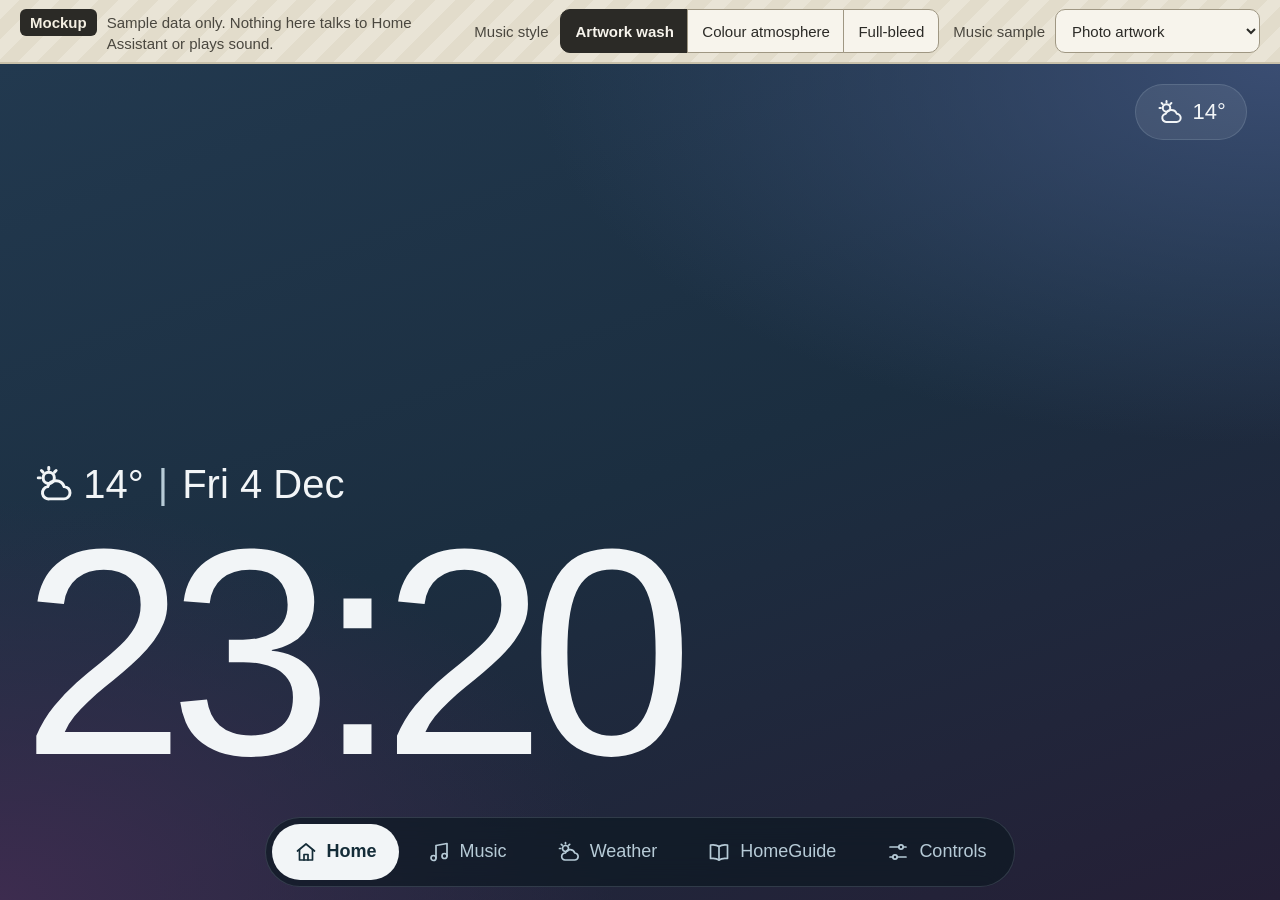
<file: mockups/redesign/index.html>
<!doctype html>
<html lang="en-GB">
<head>
  <meta charset="utf-8">
  <meta name="viewport" content="width=device-width, initial-scale=1">
  <title>Echo Experience redesign mockup</title>
  <link rel="icon" href="data:,">
  <link rel="stylesheet" href="styles.css">
</head>
<body>
  <svg class="sprite" aria-hidden="true" focusable="false" xmlns="http://www.w3.org/2000/svg">
    <defs>
      <symbol id="i-home" viewBox="0 0 24 24"><path d="M3.5 11 12 4l8.5 7"/><path d="M5.5 9.5V20h13V9.5"/><path d="M10 20v-5.5h4V20"/></symbol>
      <symbol id="i-music" viewBox="0 0 24 24"><path d="M9 18V5.5l11-2V16"/><circle cx="6.5" cy="18" r="2.5"/><circle cx="17.5" cy="16" r="2.5"/></symbol>
      <symbol id="i-weather" viewBox="0 0 24 24"><circle cx="8.5" cy="8.5" r="3"/><path d="M8.5 2.5v1.2M2.5 8.5h1.2M4.3 4.3l.9.9M12.7 4.3l-.9.9"/><path d="M8 20h9.5a3.5 3.5 0 0 0 .3-7A5 5 0 0 0 8.4 13 3.5 3.5 0 0 0 8 20Z"/></symbol>
      <symbol id="i-book" viewBox="0 0 24 24"><path d="M12 6.5C10 5 7 4.5 3.5 5v13.5c3.5-.5 6.5 0 8.5 1.5 2-1.5 5-2 8.5-1.5V5C17 4.5 14 5 12 6.5Z"/><path d="M12 6.5V20"/></symbol>
      <symbol id="i-sliders" viewBox="0 0 24 24"><path d="M4 7h9M17 7h3M4 17h3M11 17h9"/><circle cx="15" cy="7" r="2.2"/><circle cx="9" cy="17" r="2.2"/></symbol>
      <symbol id="i-play" viewBox="0 0 24 24"><path class="fill" d="M8 5.2v13.6a.8.8 0 0 0 1.2.7l10.6-6.8a.8.8 0 0 0 0-1.4L9.2 4.5A.8.8 0 0 0 8 5.2Z"/></symbol>
      <symbol id="i-pause" viewBox="0 0 24 24"><rect class="fill" x="6" y="5" width="4" height="14" rx="1"/><rect class="fill" x="14" y="5" width="4" height="14" rx="1"/></symbol>
      <symbol id="i-stop" viewBox="0 0 24 24"><rect class="fill" x="6" y="6" width="12" height="12" rx="1.5"/></symbol>
      <symbol id="i-prev" viewBox="0 0 24 24"><path class="fill" d="M17.5 6v12a.7.7 0 0 1-1.1.6L8 12.6a.7.7 0 0 1 0-1.2l8.4-6a.7.7 0 0 1 1.1.6Z"/><path d="M6 5.5v13"/></symbol>
      <symbol id="i-next" viewBox="0 0 24 24"><path class="fill" d="M6.5 6v12a.7.7 0 0 0 1.1.6l8.4-6a.7.7 0 0 0 0-1.2l-8.4-6a.7.7 0 0 0-1.1.6Z"/><path d="M18 5.5v13"/></symbol>
      <symbol id="i-shuffle" viewBox="0 0 24 24"><path d="M3.5 7h3c4.5 0 6.5 10 11 10h3"/><path d="M3.5 17h3c1.7 0 3-1.4 4-3M13.5 10c1-1.6 2.3-3 4-3h3"/><path d="m18 4.5 2.5 2.5L18 9.5M18 14.5l2.5 2.5-2.5 2.5"/></symbol>
      <symbol id="i-volume" viewBox="0 0 24 24"><path d="M4 9.5h3.5L12 5.5v13l-4.5-4H4z"/><path d="M15.5 9a4 4 0 0 1 0 6M18 6.5a7.5 7.5 0 0 1 0 11"/></symbol>
      <symbol id="i-speaker" viewBox="0 0 24 24"><rect x="6" y="3" width="12" height="18" rx="2.5"/><circle cx="12" cy="14" r="3.2"/><circle cx="12" cy="7.2" r=".9" class="fill"/></symbol>
      <symbol id="i-radio" viewBox="0 0 24 24"><circle cx="12" cy="12" r="2" class="fill"/><path d="M8.2 15.8a5.4 5.4 0 0 1 0-7.6M15.8 8.2a5.4 5.4 0 0 1 0 7.6M5.3 18.7a9.5 9.5 0 0 1 0-13.4M18.7 5.3a9.5 9.5 0 0 1 0 13.4"/></symbol>
      <symbol id="i-sun" viewBox="0 0 24 24"><circle cx="12" cy="12" r="4.2"/><path d="M12 2.5v2.2M12 19.3v2.2M2.5 12h2.2M19.3 12h2.2M5.3 5.3l1.6 1.6M17.1 17.1l1.6 1.6M5.3 18.7l1.6-1.6M17.1 6.9l1.6-1.6"/></symbol>
      <symbol id="i-partly" viewBox="0 0 24 24"><circle cx="9" cy="8.5" r="3.2"/><path d="M9 2.5v1.2M3 8.5h1.2M4.8 4.3l.9.9M13.2 4.3l-.9.9"/><path d="M9.5 20.5h8a3.5 3.5 0 0 0 .3-7 5 5 0 0 0-9.4 0 3.5 3.5 0 0 0 1.1 7Z"/></symbol>
      <symbol id="i-cloud" viewBox="0 0 24 24"><path d="M7 19h10.5a4 4 0 0 0 .4-8A6 6 0 0 0 6.6 12 3.6 3.6 0 0 0 7 19Z"/></symbol>
      <symbol id="i-rain" viewBox="0 0 24 24"><path d="M7 15h10.5a3.8 3.8 0 0 0 .4-7.6A6 6 0 0 0 6.6 8.6 3.3 3.3 0 0 0 7 15Z"/><path d="m8.5 18-1 2.5M12.5 18l-1 2.5M16.5 18l-1 2.5"/></symbol>
      <symbol id="i-drop" viewBox="0 0 24 24"><path d="M12 3.5s-6 6.6-6 10.6a6 6 0 0 0 12 0c0-4-6-10.6-6-10.6Z"/></symbol>
      <symbol id="i-bulb" viewBox="0 0 24 24"><path d="M9 17.5h6M9.8 20.5h4.4"/><path d="M12 3a6 6 0 0 0-3.6 10.8c.6.5.9 1.1.9 1.9v.3h5.4v-.3c0-.8.3-1.4.9-1.9A6 6 0 0 0 12 3Z"/></symbol>
      <symbol id="i-bulb-on" viewBox="0 0 24 24"><path d="M9 17.5h6M9.8 20.5h4.4"/><path class="fill" d="M12 3a6 6 0 0 0-3.6 10.8c.6.5.9 1.1.9 1.9v.3h5.4v-.3c0-.8.3-1.4.9-1.9A6 6 0 0 0 12 3Z"/></symbol>
      <symbol id="i-flame" viewBox="0 0 24 24"><path class="fill" d="M12 21a6.5 6.5 0 0 0 6.5-6.5c0-4.2-3.3-6.3-4-10.5-2.6 1.6-3.7 4.1-3.7 6.2-1-.7-1.6-1.8-1.8-3-1.7 1.8-3.5 4.3-3.5 7.3A6.5 6.5 0 0 0 12 21Z"/></symbol>
      <symbol id="i-thermo" viewBox="0 0 24 24"><path d="M10 13.6V5a2 2 0 0 1 4 0v8.6a4 4 0 1 1-4 0Z"/><path d="M12 9v7"/></symbol>
      <symbol id="i-minus" viewBox="0 0 24 24"><path d="M5.5 12h13"/></symbol>
      <symbol id="i-plus" viewBox="0 0 24 24"><path d="M5.5 12h13M12 5.5v13"/></symbol>
      <symbol id="i-pin" viewBox="0 0 24 24"><path d="M9 3.5h6l-1 6 3 3H7l3-3-1-6Z"/><path d="M12 12.5v8"/></symbol>
      <symbol id="i-check" viewBox="0 0 24 24"><path d="m5 12.5 4.5 4.5L19 7.5"/></symbol>
      <symbol id="i-back" viewBox="0 0 24 24"><path d="M14.5 5.5 8 12l6.5 6.5"/></symbol>
      <symbol id="i-mic" viewBox="0 0 24 24"><rect x="9" y="3" width="6" height="11" rx="3"/><path d="M5.5 11a6.5 6.5 0 0 0 13 0M12 17.5V21"/></symbol>
      <symbol id="i-airfryer" viewBox="0 0 24 24"><path d="M6 4h12a1 1 0 0 1 1 1v15H5V5a1 1 0 0 1 1-1Z"/><path d="M5 11h14"/><path d="M9.5 15h5"/><circle cx="12" cy="7.5" r="1.4"/></symbol>
      <symbol id="i-coffee" viewBox="0 0 24 24"><path d="M5 3.5h14v4H5z"/><path d="M6.5 7.5v13h11v-13"/><path d="M9.5 12.5h5v4.5a1.5 1.5 0 0 1-1.5 1.5h-2A1.5 1.5 0 0 1 9.5 17Z"/><path d="M12 7.5v3"/></symbol>
      <symbol id="i-microwave" viewBox="0 0 24 24"><rect x="2.5" y="5" width="19" height="14" rx="1.5"/><rect x="5" y="7.5" width="10" height="9" rx="1"/><path d="M18 8.5v1M18 12v1M18 15.5v1"/></symbol>
      <symbol id="i-radiator" viewBox="0 0 24 24"><path d="M5 6.5v12M9.5 6.5v12M14 6.5v12M18.5 6.5v12"/><path d="M3.5 9h17M3.5 16h17"/><path d="M18.5 6.5V3.5h2"/></symbol>
      <symbol id="i-dryer" viewBox="0 0 24 24"><rect x="4" y="2.5" width="16" height="19" rx="2"/><path d="M4 7h16"/><circle cx="12" cy="14" r="4.5"/><path d="M10 13.5c1-1 2-.2 3 .3s2 .3 2-.5"/><circle cx="7" cy="4.8" r=".7" class="fill"/></symbol>
      <symbol id="i-chevron" viewBox="0 0 24 24"><path d="m9.5 5.5 6.5 6.5-6.5 6.5"/></symbol>
    </defs>
  </svg>

  <header class="preview-bar" aria-label="Mockup controls">
    <p class="demo-label"><strong>Mockup</strong> <span>Sample data only. Nothing here talks to Home Assistant or plays sound.</span></p>
    <div class="preview-switches">
      <fieldset class="seg" id="concept-switch">
        <legend>Music style</legend>
        <label><input type="radio" name="concept" value="wash"><span>Artwork wash</span></label>
        <label><input type="radio" name="concept" value="colour"><span>Colour atmosphere</span></label>
        <label><input type="radio" name="concept" value="bleed"><span>Full-bleed</span></label>
      </fieldset>
      <label class="sample-pick">
        <span>Music sample</span>
        <select id="sample-switch">
          <option value="photo">Photo artwork</option>
          <option value="busy">Busy illustration</option>
          <option value="radio">Live radio logo</option>
          <option value="none">No artwork, long names</option>
        </select>
      </label>
    </div>
  </header>

  <main class="viewport" id="viewport">
    <div class="stage-frame" id="stage-frame">
      <div class="stage" id="stage" data-view="home">
        <div class="backdrop" id="backdrop" aria-hidden="true"></div>
        <header class="screen-head" id="screen-head"></header>
        <div class="screen-body" id="screen-body"></div>
        <nav class="screen-nav" aria-label="Echo views">
          <ul class="nav-list" id="nav-list"></ul>
        </nav>
      </div>
    </div>
  </main>

  <p class="toast" id="toast" role="status" aria-live="polite"></p>

  <script src="app.js"></script>
</body>
</html>
</file>
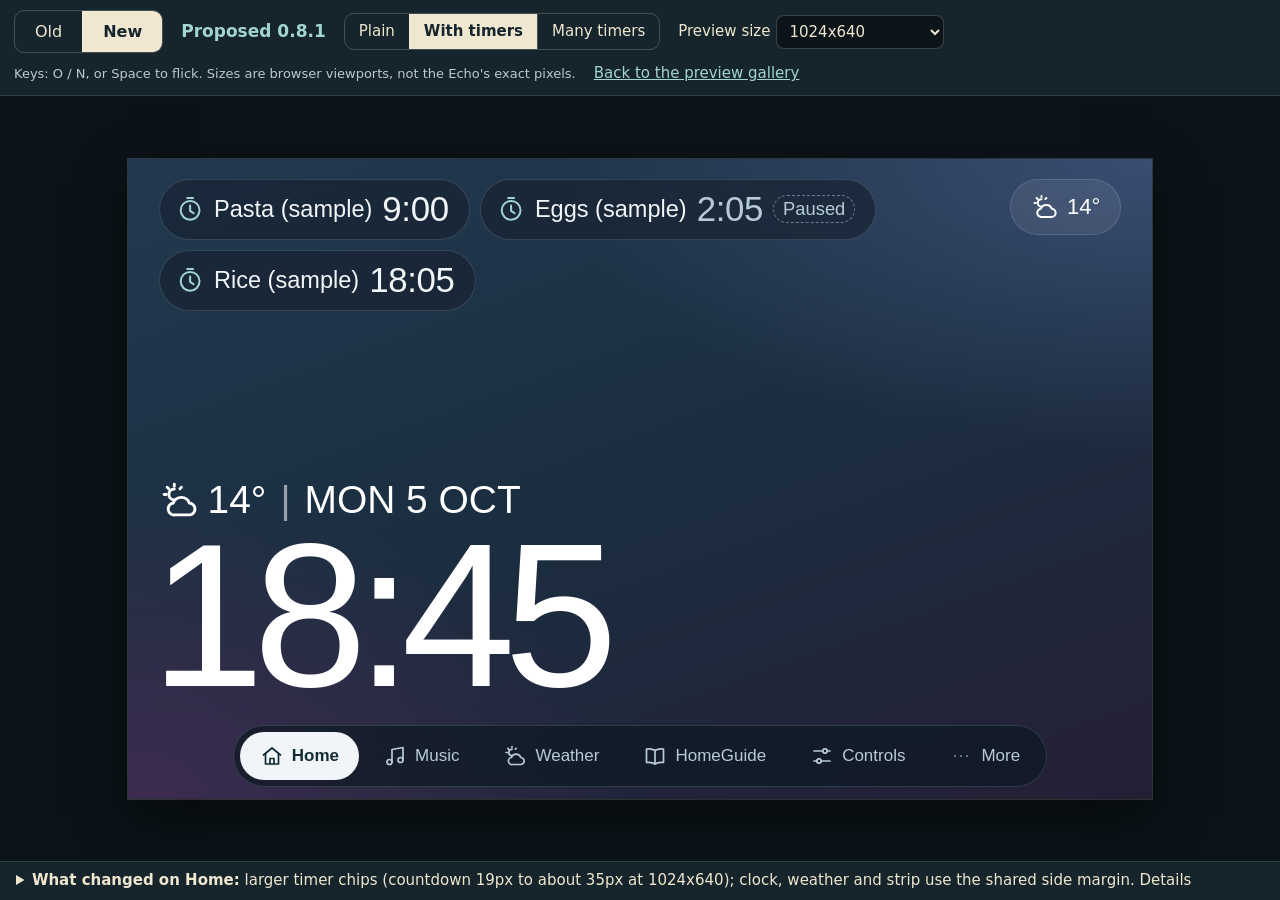
<file: mockups/redesign/home-compare.html>
<!doctype html>
<html lang="en-GB">
<head>
<meta charset="utf-8">
<meta name="viewport" content="width=device-width, initial-scale=1">
<title>Home: installed 0.8.0 vs proposed 0.8.1 (local preview)</title>
<link rel="icon" href="data:,">
<!--
  LOCAL PREVIEW ONLY. Not part of the integration and never deployed.
  Serve the repository root (port 8767) and open /mockups/redesign/home-compare.html
  Each side is production-check.html in its own iframe, so the two card versions never share a custom-element registry:
    Installed 0.8.0  card=baseline -> baseline/echo-experience-0.8.0.js, a byte-for-byte copy of the file installed on
                     Home Assistant (manifest 0.8.0, sha256 25d602d6...c942375, copied 2026-10-05)
    Proposed 0.8.1   the working copy, custom_components/echo_experience/www/echo-experience.js
  Both use freeze=1 (same fixed clock, date and timer values, no countdown drift), the same sample weather and timers,
  and the same iframe size. Frames stay loaded while you flick, so switching never reloads or resamples anything.
  Query: v=old|new  t=plain|timers|many  size=960x600|1024x640|1280x800|390x844
-->
<style>
  html, body { margin: 0; height: 100%; background: #0B1419; color: #EFE7CF; font: 15px/1.45 system-ui, sans-serif; }
  body { display: grid; grid-template-rows: auto 1fr auto; }
  .bar { display: flex; flex-wrap: wrap; align-items: center; gap: 10px 18px; padding: 10px 14px; background: #16242C; border-bottom: 1px solid #ffffff1f; }
  .group { display: inline-flex; border: 1px solid #ffffff33; border-radius: 10px; overflow: hidden; }
  .group button { font: inherit; color: inherit; background: transparent; border: 0; padding: 7px 14px; cursor: pointer; }
  .group button + button { border-left: 1px solid #ffffff33; }
  .group button[aria-pressed=true] { background: #EFE7CF; color: #16242C; font-weight: 600; }
  .group.version button { padding: 9px 20px; font-size: 16px; }
  .now { font-weight: 600; font-size: 17px; min-width: 12ch; }
  .now.old { color: #F0C987; } .now.new { color: #A2D5D0; }
  label { display: inline-flex; gap: 6px; align-items: center; }
  select { font: inherit; color: inherit; background: #0B1419; border: 1px solid #ffffff33; border-radius: 8px; padding: 6px 8px; }
  .hint { color: #B7CBD7; font-size: 13px; }
  .stage { position: relative; overflow: hidden; display: grid; place-items: center; }
  .frame { position: absolute; left: 50%; top: 50%; transform-origin: center; border: 0; background: #000; box-shadow: 0 0 0 1px #ffffff26, 0 20px 50px #0008; }
  .frame:not(.on) { visibility: hidden; }
  .notes { padding: 6px 16px; background: #16242C; border-top: 1px solid #ffffff1f; max-height: 34vh; overflow: auto; }
  .notes summary { cursor: pointer; padding: 2px 0; }
  .notes summary b { font-weight: 600; }
  .notes ul { margin: 6px 0 6px; padding-left: 20px; }
  .notes li { margin: 2px 0; }
  .notes .muted { color: #B7CBD7; }
  a { color: #A2D5D0; }
</style>
</head>
<body>
<div class="bar">
  <div class="group version" role="group" aria-label="Card version">
    <button type="button" data-v="old">Old</button><button type="button" data-v="new">New</button>
  </div>
  <span class="now" id="now" aria-live="polite"></span>
  <div class="group" role="group" aria-label="Sample state">
    <button type="button" data-t="plain">Plain</button><button type="button" data-t="timers">With timers</button><button type="button" data-t="many">Many timers</button>
  </div>
  <label>Preview size <select id="size">
    <option>960x600</option><option selected>1024x640</option><option>1280x800</option><option value="390x844">390x844 (phone)</option>
  </select></label>
  <span class="hint">Keys: O / N, or Space to flick. Sizes are browser viewports, not the Echo's exact pixels.</span>
  <a href="production-check.html?view=answer&amp;answer=short&amp;links=1">Back to the preview gallery</a>
</div>
<div class="stage" id="stage"></div>
<details class="notes" id="notes">
  <summary><b>What changed on Home:</b> larger timer chips (countdown 19px to about 35px at 1024x640); clock, weather and strip use the shared side margin. Details</summary>
  <ul>
    <li><b>Timer chips</b> (the main visible change, with timers): name and countdown are larger and scale with the screen. At 1024x640 the countdown is about 35px, up from 19px, and the name about 24px, up from 19px. The strip stops before the weather button, long names end in "…", and the strip is capped above the clock; if timers ever need more rows than fit, they scroll inside it. Paused timers show "Paused" in an outlined tag with a dimmed time. Tapping a chip still opens Timers.</li>
    <li><b>Edges</b>: the clock, weather button and timer strip use the same side margin as the other views (16 to 40px; 31px at 1024 wide) instead of 5% of the width (51px). The weather button and strip sit 20px from the top instead of 5% of the height; the clock sits 12px above the navigation instead of 4%.</li>
    <li><b>Clock size</b>: still up to 21% of the width, now also capped at 32% of the card's height. On short screens it is slightly smaller (about 205px instead of 215px at 1024x640, 192px instead of 202px at 960x600); unchanged at 1280x800.</li>
    <li class="muted">Not visible here: the card recomputes its height when the window resizes or rotates, so the navigation no longer sits below a stale height. Navigation, date, weather text and background are unchanged.</li>
  </ul>
</details>
<script>
'use strict';
const q = new URLSearchParams(location.search);
const pick = (v, ok, d) => ok.includes(v) ? v : d;
const LABEL = { old: 'Installed 0.8.0', new: 'Proposed 0.8.1' };
const TIMERS = { plain: 'empty', timers: 'multi', many: 'many' };
const sizes = [...document.querySelectorAll('#size option')].map(o => o.value);
let v = pick(q.get('v'), ['old', 'new'], 'new'), t = pick(q.get('t'), Object.keys(TIMERS), 'timers'), size = pick(q.get('size'), sizes, '1024x640');
document.getElementById('size').value = size;
const stage = document.getElementById('stage'), frames = new Map();
function frame(ver, state) {
  const key = ver + '|' + state + '|' + size;
  if (!frames.has(key)) {
    const [w, h] = size.split('x').map(Number), f = document.createElement('iframe');
    f.className = 'frame'; f.width = w; f.height = h; f.title = LABEL[ver] + ' Home preview';
    f.src = 'production-check.html?' + new URLSearchParams({ view: 'home', timers: TIMERS[state], freeze: '1', label: '0', ...(ver === 'old' ? { card: 'baseline' } : {}) });
    stage.append(f); frames.set(key, f);
  }
  return frames.get(key);
}
function fit() {
  const [w, h] = size.split('x').map(Number), r = stage.getBoundingClientRect();
  const s = Math.min(1, (r.width - 24) / w, (r.height - 24) / h);
  for (const f of frames.values()) f.style.transform = `translate(-50%, -50%) scale(${s})`;
}
function show() {
  // Load both versions of the current state together, so flicking is instant and nothing reloads mid-comparison.
  const on = frame(v, t); frame(v === 'old' ? 'new' : 'old', t);
  for (const f of frames.values()) f.classList.toggle('on', f === on);
  document.querySelectorAll('[data-v]').forEach(b => b.setAttribute('aria-pressed', String(b.dataset.v === v)));
  document.querySelectorAll('[data-t]').forEach(b => b.setAttribute('aria-pressed', String(b.dataset.t === t)));
  const now = document.getElementById('now'); now.textContent = LABEL[v]; now.className = 'now ' + v;
  history.replaceState(null, '', '?' + new URLSearchParams({ v, t, size }));
  fit();
}
document.querySelectorAll('[data-v]').forEach(b => b.onclick = () => { v = b.dataset.v; show(); });
document.querySelectorAll('[data-t]').forEach(b => b.onclick = () => { t = b.dataset.t; show(); });
document.getElementById('size').onchange = e => { size = e.target.value; for (const f of frames.values()) f.remove(); frames.clear(); show(); };
addEventListener('keydown', e => {
  if (e.target.closest('select')) return;
  if (e.key === 'o' || e.key === 'O') v = 'old'; else if (e.key === 'n' || e.key === 'N') v = 'new'; else if (e.key === ' ') { e.preventDefault(); v = v === 'old' ? 'new' : 'old'; } else return;
  show();
});
addEventListener('resize', fit);
document.getElementById('notes').addEventListener('toggle', fit);
show();
</script>
</body>
</html>
</file>
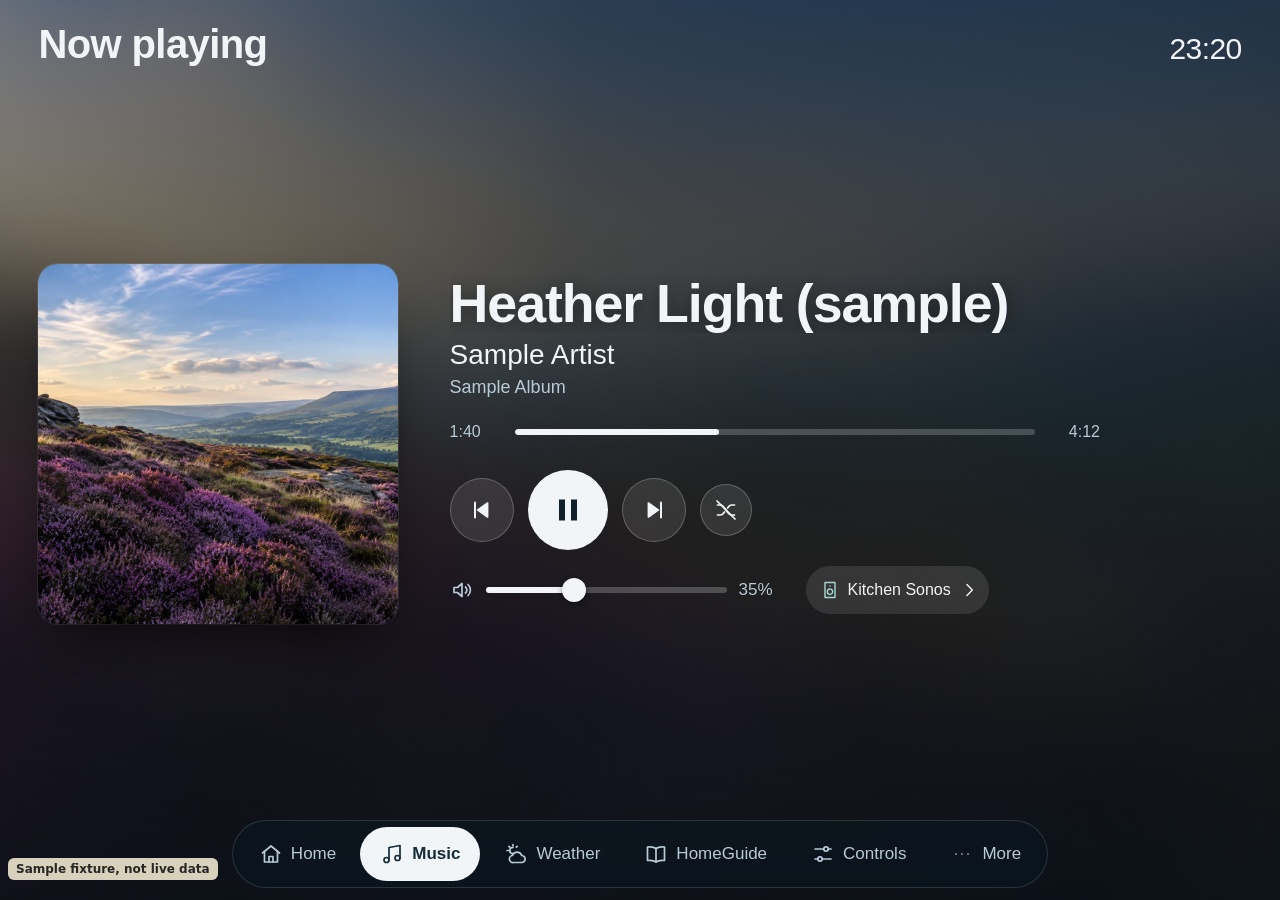
<file: mockups/redesign/production-check.html>
<!doctype html>
<html lang="en-GB">
<head>
<meta charset="utf-8">
<meta name="viewport" content="width=device-width, initial-scale=1">
<title>Echo Experience production card check (sample fixture)</title>
<link rel="icon" href="data:,">
<!--
  SAMPLE FIXTURE ONLY. Not part of the integration and never deployed.
  Loads the REAL production card from ../../custom_components/echo_experience/www/echo-experience.js,
  so serve the repository root (e.g. port 8766), then open
  /mockups/redesign/production-check.html?view=music&style=wash&sample=photo
  Query:
    view    home | music | weather | guide | controls | timers | answer   (default music)
    style   wash | colour | bleed                                        (default wash)
    sample  photo | busy | radio | radio-unknown | none | broken | idle  (default photo)
    guide   answer      HomeGuide shows a sample question/answer instead of the library grid
    answer  conversion | short | long | long-question | empty | zero | negative | large | long-unit   (view=answer; default conversion)
    timers  empty | single | paused | hours | multi | many | ringing | ringing-multi | 1
            (1 = the original two sample timers, one paused; ringing = one finished alarm; ringing-multi = a finished
             alarm plus two timers; many = six timers)
    links   1           shows a panel of preview links for the answer, conversion and timer states
    ambient 1           screensaver mode (no navigation, not interactive)
    paused  1           music sample paused instead of playing
    label   0           hides the "Sample fixture" tag for clean screenshots
    freeze  1           fixes the clock at Mon 5 Oct 18:45 local time and stops every countdown (Date is frozen)
    card    baseline    loads baseline/echo-experience-0.8.0.js, a byte-for-byte snapshot of the card installed on
                        Home Assistant (0.8.0), instead of the working copy. Preview only; used by home-compare.html.
  home-compare.html flicks between the installed 0.8.0 and proposed 0.8.1 Home in isolated iframes.
  window.echoFixture exposes { card, calls, states, setSample, setStyle, go, setState }.
  Mock hass: callWS/callService are recorded in echoFixture.calls and only change these local sample states.
-->
<style>
  html, body { margin: 0; height: 100%; background: #000; }
  .fixture-tag {
    position: fixed; z-index: 99; left: 8px; bottom: 8px; pointer-events: none;
    font: 600 12px/1.2 system-ui, sans-serif; color: #2B2A26; background: #EFE7CF;
    padding: 4px 8px; border-radius: 6px; opacity: .9;
  }
  .fixture-links {
    position: fixed; z-index: 99; right: 8px; top: 8px; max-height: calc(100% - 16px); overflow: auto;
    font: 13px/1.5 system-ui, sans-serif; background: #EFE7CF; color: #2B2A26; padding: 8px 12px; border-radius: 8px;
  }
  .fixture-links a { display: block; color: #1B3F66; }
</style>
</head>
<body>
<p class="fixture-tag" id="fixture-tag">Sample fixture, not live data</p>
<nav class="fixture-links" id="fixture-links" hidden aria-label="Fixture previews"></nav>
<script>
'use strict';
/* ---------- Local stand-ins for HA's ha-card / ha-icon (no network) ---------- */
customElements.define('ha-card', class extends HTMLElement {});
const P = (d, fill) => ({ d, fill });
const ICONS = {
  'home-outline': [P('M3.5 11 12 4l8.5 7'), P('M5.5 9.5V20h13V9.5'), P('M10 20v-5.5h4V20')],
  'timer-outline': [P('M12 21a8 8 0 1 0 0-16 8 8 0 0 0 0 16Z'), P('M12 9v4.5l3 2'), P('M9.5 2.5h5')],
  'timer-sand': [P('M6 3h12M6 21h12M7 3c0 5 10 5 10 9s-10 4-10 9M17 3c0 5-10 5-10 9s10 4 10 9')],
  'music': [P('M9 18V5.5l11-2V16'), P('M9 18a2.5 2.5 0 1 1-5 0 2.5 2.5 0 0 1 5 0Z'), P('M20 16a2.5 2.5 0 1 1-5 0 2.5 2.5 0 0 1 5 0Z')],
  'weather-partly-cloudy': [P('M9 5.3a3.2 3.2 0 1 0 0 6.4'), P('M9 2.5v1.2M3 8.5h1.2M4.8 4.3l.9.9M13.2 4.3l-.9.9'), P('M9.5 20.5h8a3.5 3.5 0 0 0 .3-7 5 5 0 0 0-9.4 0 3.5 3.5 0 0 0 1.1 7Z')],
  'weather-cloudy': [P('M7 19h10.5a4 4 0 0 0 .4-8A6 6 0 0 0 6.6 12 3.6 3.6 0 0 0 7 19Z')],
  'weather-sunny': [P('M12 16.2a4.2 4.2 0 1 0 0-8.4 4.2 4.2 0 0 0 0 8.4Z'), P('M12 2.5v2.2M12 19.3v2.2M2.5 12h2.2M19.3 12h2.2M5.3 5.3l1.6 1.6M17.1 17.1l1.6 1.6M5.3 18.7l1.6-1.6M17.1 6.9l1.6-1.6')],
  'weather-night': [P('M19 14.5A8 8 0 0 1 9.5 5a8 8 0 1 0 9.5 9.5Z')],
  'weather-rainy': [P('M7 15h10.5a3.8 3.8 0 0 0 .4-7.6A6 6 0 0 0 6.6 8.6 3.3 3.3 0 0 0 7 15Z'), P('m8.5 18-1 2.5M12.5 18l-1 2.5M16.5 18l-1 2.5')],
  'weather-pouring': [P('M7 14h10.5a3.8 3.8 0 0 0 .4-7.6A6 6 0 0 0 6.6 7.6 3.3 3.3 0 0 0 7 14Z'), P('m8 16.5-1.5 4M12 16.5l-1.5 4M16 16.5l-1.5 4')],
  'weather-snowy': [P('M7 14h10.5a3.8 3.8 0 0 0 .4-7.6A6 6 0 0 0 6.6 7.6 3.3 3.3 0 0 0 7 14Z'), P('M8 18h.01M12 20h.01M16 18h.01')],
  'weather-fog': [P('M7 12h10.5a3.8 3.8 0 0 0 .4-7.6A6 6 0 0 0 6.6 5.6 3.3 3.3 0 0 0 7 12Z'), P('M4 16h16M6 19.5h12')],
  'weather-windy': [P('M3 9h11a3 3 0 1 0-3-3M3 13h15a3 3 0 1 1-3 3M3 17h7')],
  'weather-lightning-rainy': [P('M7 14h10.5a3.8 3.8 0 0 0 .4-7.6A6 6 0 0 0 6.6 7.6 3.3 3.3 0 0 0 7 14Z'), P('m12 14-2 4h4l-2 4')],
  'cloud-question': [P('M7 19h10.5a4 4 0 0 0 .4-8A6 6 0 0 0 6.6 12 3.6 3.6 0 0 0 7 19Z'), P('M10.5 12.5a1.7 1.7 0 1 1 2.3 1.6c-.5.2-.8.6-.8 1.1M12 17h.01')],
  'book-open-page-variant-outline': [P('M12 6.5C10 5 7 4.5 3.5 5v13.5c3.5-.5 6.5 0 8.5 1.5 2-1.5 5-2 8.5-1.5V5C17 4.5 14 5 12 6.5Z'), P('M12 6.5V20')],
  'book-open-outline': [P('M12 6.5C10 5 7 4.5 3.5 5v13.5c3.5-.5 6.5 0 8.5 1.5 2-1.5 5-2 8.5-1.5V5C17 4.5 14 5 12 6.5Z'), P('M12 6.5V20')],
  'tune-variant': [P('M4 7h9M17 7h3M4 17h3M11 17h9'), P('M15 9.2a2.2 2.2 0 1 0 0-4.4 2.2 2.2 0 0 0 0 4.4ZM9 19.2a2.2 2.2 0 1 0 0-4.4 2.2 2.2 0 0 0 0 4.4Z')],
  'tune': [P('M4 7h9M17 7h3M4 17h3M11 17h9'), P('M15 9.2a2.2 2.2 0 1 0 0-4.4 2.2 2.2 0 0 0 0 4.4ZM9 19.2a2.2 2.2 0 1 0 0-4.4 2.2 2.2 0 0 0 0 4.4Z')],
  'play': [P('M8 5.2v13.6a.8.8 0 0 0 1.2.7l10.6-6.8a.8.8 0 0 0 0-1.4L9.2 4.5A.8.8 0 0 0 8 5.2Z', true)],
  'pause': [P('M6 5h4v14H6zM14 5h4v14h-4z', true)],
  'stop': [P('M6 6h12v12H6z', true)],
  'skip-previous': [P('M17.5 6v12a.7.7 0 0 1-1.1.6L8 12.6a.7.7 0 0 1 0-1.2l8.4-6a.7.7 0 0 1 1.1.6Z', true), P('M6 5.5v13')],
  'skip-next': [P('M6.5 6v12a.7.7 0 0 0 1.1.6l8.4-6a.7.7 0 0 0 0-1.2l-8.4-6a.7.7 0 0 0-1.1.6Z', true), P('M18 5.5v13')],
  'shuffle-variant': [P('M3.5 7h3c4.5 0 6.5 10 11 10h3'), P('M3.5 17h3c1.7 0 3-1.4 4-3M13.5 10c1-1.6 2.3-3 4-3h3'), P('m18 4.5 2.5 2.5L18 9.5M18 14.5l2.5 2.5-2.5 2.5')],
  'shuffle-disabled': [P('M3.5 7h3c4.5 0 6.5 10 11 10h3'), P('M3.5 17h3c1.7 0 3-1.4 4-3M13.5 10c1-1.6 2.3-3 4-3h3'), P('M3 3l18 18')],
  'volume-medium': [P('M4 9.5h3.5L12 5.5v13l-4.5-4H4z'), P('M15.5 9a4 4 0 0 1 0 6M18 6.5a7.5 7.5 0 0 1 0 11')],
  'speaker': [P('M6 3h12v18H6z'), P('M12 17.2a3.2 3.2 0 1 0 0-6.4 3.2 3.2 0 0 0 0 6.4Z'), P('M12 7.2h.01')],
  'radio': [P('M12 14a2 2 0 1 0 0-4 2 2 0 0 0 0 4Z', true), P('M8.2 15.8a5.4 5.4 0 0 1 0-7.6M15.8 8.2a5.4 5.4 0 0 1 0 7.6M5.3 18.7a9.5 9.5 0 0 1 0-13.4M18.7 5.3a9.5 9.5 0 0 1 0 13.4')],
  'access-point': [P('M12 14a2 2 0 1 0 0-4 2 2 0 0 0 0 4Z', true), P('M8.2 15.8a5.4 5.4 0 0 1 0-7.6M15.8 8.2a5.4 5.4 0 0 1 0 7.6M5.3 18.7a9.5 9.5 0 0 1 0-13.4M18.7 5.3a9.5 9.5 0 0 1 0 13.4')],
  'magnify': [P('M10.5 17a6.5 6.5 0 1 0 0-13 6.5 6.5 0 0 0 0 13Z'), P('m15.5 15.5 5 5')],
  'chevron-left': [P('M14.5 5.5 8 12l6.5 6.5')],
  'chevron-right': [P('m9.5 5.5 6.5 6.5-6.5 6.5')],
  'dots-horizontal': [P('M6 12h.01M12 12h.01M18 12h.01')],
  'dots-vertical': [P('M12 6h.01M12 12h.01M12 18h.01')],
  'close': [P('M6 6l12 12M18 6 6 18')],
  'plus': [P('M5.5 12h13M12 5.5v13')],
  'minus': [P('M5.5 12h13')],
  'check': [P('m5 12.5 4.5 4.5L19 7.5')],
  'pin-outline': [P('M9 3.5h6l-1 6 3 3H7l3-3-1-6Z'), P('M12 12.5v8')],
  'pin': [P('M9 3.5h6l-1 6 3 3H7l3-3-1-6Z', true), P('M12 12.5v8')],
  'microphone-outline': [P('M9 3h6v11H9z'), P('M5.5 11a6.5 6.5 0 0 0 13 0M12 17.5V21')],
  'alarm-light': [P('M6 18v-6a6 6 0 0 1 12 0v6'), P('M4 21h16M12 2v2M3 7l1.5 1M21 7l-1.5 1')],
  'microwave': [P('M2.5 5h19v14h-19z'), P('M5 7.5h10v9H5z'), P('M18 8.5v1M18 12v1M18 15.5v1')],
  'stove': [P('M6 4h12a1 1 0 0 1 1 1v15H5V5a1 1 0 0 1 1-1Z'), P('M5 11h14'), P('M9.5 15h5')],
  'coffee-maker-outline': [P('M5 3.5h14v4H5z'), P('M6.5 7.5v13h11v-13'), P('M9.5 12.5h5v4.5a1.5 1.5 0 0 1-1.5 1.5h-2A1.5 1.5 0 0 1 9.5 17Z')],
  'radiator': [P('M5 6.5v12M9.5 6.5v12M14 6.5v12M18.5 6.5v12'), P('M3.5 9h17M3.5 16h17')],
  'tumble-dryer': [P('M4 2.5h16v19H4z'), P('M4 7h16'), P('M12 18.5a4.5 4.5 0 1 0 0-9 4.5 4.5 0 0 0 0 9Z')],
  'lightbulb': [P('M9 17.5h6M9.8 20.5h4.4'), P('M12 3a6 6 0 0 0-3.6 10.8c.6.5.9 1.1.9 1.9v.3h5.4v-.3c0-.8.3-1.4.9-1.9A6 6 0 0 0 12 3Z', true)],
  'lightbulb-outline': [P('M9 17.5h6M9.8 20.5h4.4'), P('M12 3a6 6 0 0 0-3.6 10.8c.6.5.9 1.1.9 1.9v.3h5.4v-.3c0-.8.3-1.4.9-1.9A6 6 0 0 0 12 3Z')],
  'lightbulb-off-outline': [P('M9 17.5h6M9.8 20.5h4.4'), P('M12 3a6 6 0 0 0-3.6 10.8c.6.5.9 1.1.9 1.9v.3h5.4v-.3c0-.8.3-1.4.9-1.9A6 6 0 0 0 12 3Z'), P('M3 3l18 18')],
  'thermostat': [P('M10 13.6V5a2 2 0 0 1 4 0v8.6a4 4 0 1 1-4 0Z'), P('M12 9v7')],
  'fire': [P('M12 21a6.5 6.5 0 0 0 6.5-6.5c0-4.2-3.3-6.3-4-10.5-2.6 1.6-3.7 4.1-3.7 6.2-1-.7-1.6-1.8-1.8-3-1.7 1.8-3.5 4.3-3.5 7.3A6.5 6.5 0 0 0 12 21Z', true)],
  'water-outline': [P('M12 3.5s-6 6.6-6 10.6a6 6 0 0 0 12 0c0-4-6-10.6-6-10.6Z')],
  'calculator-variant-outline': [P('M5 3h14v18H5z'), P('M8 7h8M8 12h2M14 12h2M8 16h2M14 16h2')],
  'information-outline': [P('M12 21a9 9 0 1 0 0-18 9 9 0 0 0 0 18Z'), P('M12 11v5M12 8h.01')],
  'power': [P('M12 3v8'), P('M7 6.5a7 7 0 1 0 10 0')],
};
customElements.define('ha-icon', class extends HTMLElement {
  static get observedAttributes() { return ['icon']; }
  connectedCallback() { this.draw(); }
  attributeChangedCallback() { if (this.isConnected) this.draw(); }
  draw() {
    const root = this.shadowRoot || this.attachShadow({ mode: 'open' });
    const name = (this.getAttribute('icon') || '').replace(/^mdi:/, '');
    const ns = 'http://www.w3.org/2000/svg';
    const style = document.createElement('style');
    style.textContent = ':host{display:inline-flex;vertical-align:middle;flex:none;width:var(--mdc-icon-size,24px);height:var(--mdc-icon-size,24px)}svg{width:100%;height:100%;fill:none;stroke:currentColor;stroke-width:1.7;stroke-linecap:round;stroke-linejoin:round}.f{fill:currentColor;stroke:none}';
    const svg = document.createElementNS(ns, 'svg');
    svg.setAttribute('viewBox', '0 0 24 24'); svg.setAttribute('aria-hidden', 'true');
    for (const p of ICONS[name] || [P('M12 20a8 8 0 1 0 0-16 8 8 0 0 0 0 16Z')]) {
      const path = document.createElementNS(ns, 'path'); path.setAttribute('d', p.d); if (p.fill) path.setAttribute('class', 'f'); svg.append(path);
    }
    root.replaceChildren(style, svg);
  }
});

/* ---------- Sample data (fixture only) ---------- */
const q = new URLSearchParams(location.search);
if (q.get('freeze') === '1') {
  // One fixed instant for every Date in this document, so old/new comparisons match and countdowns never drift.
  const FIXED = new Date(2026, 9, 5, 18, 45, 0).getTime(), RealDate = Date;
  window.Date = class extends RealDate { constructor(...a) { a.length ? super(...a) : super(FIXED); } static now() { return FIXED; } };
}
const CARD_SRC = q.get('card') === 'baseline' ? 'baseline/echo-experience-0.8.0.js' : '../../custom_components/echo_experience/www/echo-experience.js';
const pick = (v, ok, d) => ok.includes(v) ? v : d;
const VIEW = pick(q.get('view'), ['home', 'music', 'weather', 'guide', 'controls', 'timers', 'answer'], 'music');
const STYLE = q.get('style') || 'wash';
const SAMPLE = pick(q.get('sample'), ['photo', 'busy', 'radio', 'radio-unknown', 'none', 'broken', 'idle'], 'photo');
const AMBIENT = q.get('ambient') === '1';
if (q.get('label') === '0') document.getElementById('fixture-tag').remove();
const asset = p => new URL(p, location.href).pathname; // same-origin root-relative, as HA's own proxy URLs are
const nowIso = () => new Date().toISOString();
// media_player supported_features bits
const F = { PAUSE: 1, SEEK: 2, VOLUME_SET: 4, PREVIOUS: 16, NEXT: 32, PLAY_MEDIA: 512, STOP: 4096, PLAY: 16384, SHUFFLE: 32768 };
const SONG_FEATURES = F.PAUSE | F.SEEK | F.VOLUME_SET | F.PREVIOUS | F.NEXT | F.PLAY_MEDIA | F.STOP | F.PLAY | F.SHUFFLE;
const RADIO_FEATURES = F.VOLUME_SET | F.PLAY_MEDIA | F.STOP | F.PLAY;
const PLAYER = 'media_player.kitchen_sonos_group_ma';
const SAMPLES = {
  photo: { media_title: 'Heather Light (sample)', media_artist: 'Sample Artist', media_album_name: 'Sample Album', media_content_type: 'music', media_duration: 252, media_position: 98, entity_picture: asset('../assets/heather-landscape.jpg'), supported_features: SONG_FEATURES },
  busy: { media_title: 'Paper Suns (sample)', media_artist: 'Sample Illustrated Band', media_album_name: 'Bright Things, Loudly', media_content_type: 'music', media_duration: 201, media_position: 47, entity_picture: asset('assets/sample-illustration.svg'), supported_features: SONG_FEATURES },
  radio: { media_title: 'Sample breakfast show', media_artist: 'Sample presenter', media_channel: 'Sample Radio 94.6', media_content_type: 'music', media_content_id: 'aac://http://stream.invalid/sample', entity_picture: asset('assets/sample-radio-logo.svg'), supported_features: RADIO_FEATURES },
  'radio-unknown': { media_title: 'Sample stream without station data', media_content_type: 'music', media_content_id: 'http://stream.invalid/sample', entity_picture: asset('assets/sample-radio-logo.svg'), supported_features: RADIO_FEATURES },
  none: { media_title: 'An Unusually Long Sample Song Title That Keeps Going Past the Edge of the Screen (Extended Live Version)', media_artist: 'The Northern Lights Sample Collective featuring Members of the City Philharmonic Orchestra', media_album_name: 'Recorded Live at the Town Hall: Winter Sessions, Volume Two (Deluxe Edition)', media_content_type: 'music', media_duration: 734, media_position: 312, supported_features: SONG_FEATURES },
  broken: { media_title: 'Artwork that fails to load (sample)', media_artist: 'Sample Artist', media_content_type: 'music', media_duration: 180, media_position: 20, entity_picture: asset('assets/does-not-exist.jpg'), supported_features: SONG_FEATURES },
  idle: {},
};
function playerState(name, playing) {
  const base = { friendly_name: 'Kitchen Sonos', volume_level: 0.35, shuffle: false, group_members: [PLAYER], ...SAMPLES[name] };
  if (base.media_duration) base.media_position_updated_at = nowIso();
  return { entity_id: PLAYER, state: name === 'idle' ? 'idle' : playing ? 'playing' : 'paused', attributes: base };
}
const LIBRARY = [
  { id: 'air_fryer', name: 'Air fryer', manufacturer: 'Ninja', model: 'AF500UK', region: 'UK' },
  { id: 'coffee_machine', name: 'Coffee machine', manufacturer: 'Sage', model: '', region: '' },
  { id: 'microwave', name: 'Microwave', manufacturer: 'Panasonic', model: 'NN-ST46KB', region: 'UK' },
  { id: 'radiator_valves', name: 'Radiator valves', manufacturer: 'Honeywell', model: 'HR92', region: '' },
  { id: 'tumble_dryer', name: 'Tumble dryer', manufacturer: 'LG', model: '', region: '' },
];
const light = (name, on) => ({ state: on ? 'on' : 'off', attributes: { friendly_name: name, supported_color_modes: ['brightness'] } });
const climate = (name, current, target, action) => ({ state: 'heat', attributes: { friendly_name: name, current_temperature: current, temperature: target, hvac_action: action, hvac_modes: ['off', 'heat'], min_temp: 5, max_temp: 30, target_temp_step: 0.5, supported_features: 1 } });
const states = {
  [PLAYER]: playerState(VIEW === 'music' || q.get('sample') ? SAMPLE : 'idle', q.get('paused') !== '1'),
  'weather.met_office_weoley_castle': { state: 'partlycloudy', attributes: { friendly_name: 'Met Office Weoley Castle (sample)', temperature: 14, temperature_unit: '°C' } },
  'assist_satellite.echo_show_8': { state: 'idle', attributes: {} },
  'switch.amzn_echo_show_8_hold_mode': { state: 'off', attributes: {} },
  'sensor.homeguide_library': { state: String(LIBRARY.length), attributes: { appliances: LIBRARY } },
  'light.kitchen_diner_lights_all': light('Kitchen Diner Lights All', true),
  'light.kitchen_spot_lights': light('Kitchen Spot Lights', true),
  'light.kitchen_lamp_lights': light('Kitchen Lamp Lights', false),
  'light.kitchen_wall_lights': light('Kitchen Wall Lights', false),
  'climate.kitchen': climate('Kitchen', 22.1, 19, 'idle'),
  'climate.living_room': climate('Living Room', 18.2, 20, 'heating'),
};
for (const [id, s] of Object.entries(states)) s.entity_id = id;
const profile = {
  id: 'echo_show_8', name: 'Kitchen Echo', satellite: 'assist_satellite.echo_show_8', music_player: PLAYER,
  weather: 'weather.met_office_weoley_castle', kiosk_hold: 'switch.amzn_echo_show_8_hold_mode',
  speakers: [{ entity_id: PLAYER, name: 'Kitchen Sonos' }, { entity_id: 'media_player.dining_room_sonos', name: 'Dining room Sonos' }],
  native_players: [], music_style: STYLE,
  controls: ['light.kitchen_diner_lights_all', 'light.kitchen_spot_lights', 'light.kitchen_lamp_lights', 'light.kitchen_wall_lights', 'climate.kitchen', 'climate.living_room'],
};
function forecast() {
  const t = new Date(); t.setMinutes(0, 0, 0);
  const conds = ['partlycloudy', 'partlycloudy', 'cloudy', 'cloudy', 'rainy', 'pouring', 'cloudy', 'partlycloudy', 'clear-night', 'clear-night'];
  const rain = [10, 10, 20, 35, 70, 85, 40, 15, 5, null];
  const hourly = Array.from({ length: 24 }, (_, i) => ({ datetime: new Date(t.getTime() + (i + 1) * 3600e3).toISOString(), condition: conds[i % conds.length], temperature: 14 - Math.round(i / 4), precipitation_probability: rain[i % rain.length] }));
  const daily = [['partlycloudy', 16, 8, 30], ['rainy', 13, 7, 80], ['cloudy', 14, 9, 45], ['sunny', 17, 8, 5], ['partlycloudy', 15, 10, null], ['cloudy', 14, 9, 20], ['rainy', 12, 6, 60]]
    .map(([condition, temperature, templow, p], i) => { const d = new Date(); d.setHours(12, 0, 0, 0); d.setDate(d.getDate() + i); return { datetime: d.toISOString(), condition, temperature, templow, precipitation_probability: p }; });
  return { entity_id: profile.weather, source: 'Met Office Weoley Castle (sample)', fetched_at: Date.now() / 1000 - 840, condition: 'partlycloudy', temperature: 14, temperature_unit: '°C', hourly, daily };
}
const ts = () => Date.now() / 1000;
function initialResult() {
  if (VIEW === 'music' || VIEW === 'home') return null;
  if (VIEW === 'guide') return { view: 'guide', timestamp: ts(), payload: q.get('guide') === 'answer' ? {
    appliance_id: 'microwave', question: 'Sample question: how do I use defrost?',
    guide: { answer: 'Sample answer text for layout checking only. This fixture does not contain real appliance guidance.', results: [
      { document: 'Sample manual', page: 12, text: 'Sample excerpt text for layout checking.' },
      { document: 'Sample manual', page: 18, text: 'A second sample excerpt <b>with markup that must stay escaped</b>.' }] } } : {} };
  if (VIEW === 'answer') return { view: 'answer', timestamp: ts(), payload: ANSWERS[pick(q.get('answer'), Object.keys(ANSWERS), 'conversion')] };
  if (VIEW === 'weather') return { view: 'weather', timestamp: ts(), payload: { period: 'today' } };
  return { view: VIEW, timestamp: ts(), payload: {} };
}
// Same shape as core.convert() output and the voice answer payload ({question, speech}). Sample text only.
const conv = (value, from_unit, to_unit, result) => ({ value, from_unit, to_unit, result, equation: `${value} ${from_unit} = ${result} ${to_unit}` });
const ANSWERS = {
  conversion: conv(250, 'g', 'oz', 8.8185),
  zero: conv(0, 'g', 'oz', 0),
  negative: conv(-40, '°C', '°F', -40),
  large: conv(1000000000000000, 'mm', 'km', 1000000000000),
  'long-unit': conv(250, 'mL', 'us fl oz', 8.4535),
  short: { question: 'Sample question: what time is sunset?', speech: 'Sample short answer: 6:41 pm.' },
  long: { question: 'Sample question with a longer wording, used to check how the muted question line wraps above the answer?',
    speech: 'Sample long answer for layout checking only. It is deliberately long so that it needs to scroll inside its own region.\n\nA second paragraph keeps its line break. Markup such as <b>this</b> must stay escaped as text.\n\n' + Array.from({ length: 8 }, (_, i) => `Sample line ${i + 1}: filler text that wraps across the reading width to fill the answer area.`).join('\n') },
  'long-question': { question: 'Sample question: could you explain the difference between these options and tell me which one would work best for my kitchen? '.repeat(7).trim(),
    speech: 'Sample answer under a very long question. The question scrolls in its own capped area so this answer keeps room.' },
  empty: {},
};
const T = (id, name, secs, active = true) => ({ id: 'sample-' + id, name: name + ' (sample)', is_active: active, seconds_left: secs, total_seconds: secs, sampled_at: ts() });
const TIMERS = {
  empty: [], single: [T('pasta', 'Pasta', 540)], paused: [T('eggs', 'Eggs', 125, false)],
  multi: [T('pasta', 'Pasta', 540), T('eggs', 'Eggs', 125, false), T('rice', 'Rice', 1085)],
  many: [T('pasta', 'Pasta', 540), T('eggs', 'Eggs', 125, false), T('rice', 'Rice', 1085), T('bread', 'Bread', 3725), T('tea', 'Tea', 180), T('oven', 'An oven timer with a long sample name', 2400, false)],
  hours: [T('slow', 'Slow cook', 86400)],
  ringing: [], 'ringing-multi': [T('pasta', 'Pasta', 540), T('eggs', 'Eggs', 125, false)],
  1: [T('pasta', 'Pasta', 540), T('eggs', 'Eggs', 125, false)],
};
const TIMER_SET = pick(q.get('timers'), Object.keys(TIMERS), 'empty');
const timers = TIMERS[TIMER_SET];
// Finished alarms as the server records them; this page never hosts Voice Satellite, so nothing is dismissed or reported.
const ringing = TIMER_SET.startsWith('ringing') ? [{ id: 'sample-roast', name: 'Roast (sample)', total_seconds: 3600, finished_at: ts() - 20 }] : [];
if (q.get('links') === '1') {
  const box = document.getElementById('fixture-links'); box.hidden = false;
  const add = (label, qs) => { const a = document.createElement('a'); a.href = '?' + qs; a.textContent = label; box.append(a); };
  const cmp = document.createElement('a'); cmp.href = 'home-compare.html'; cmp.textContent = 'Home: installed 0.8.0 vs proposed 0.8.1'; cmp.style.fontWeight = '600'; box.append(cmp);
  for (const k of Object.keys(ANSWERS)) add('answer: ' + k, 'view=answer&answer=' + k + '&links=1');
  for (const k of Object.keys(TIMERS)) add('timers: ' + k, 'view=timers&timers=' + k + '&links=1');
  add('home + timer strip', 'view=home&timers=multi&links=1');
}

/* ---------- Mock hass: records calls, mutates only these local sample states ---------- */
const calls = [];
let card;
function publish() { card.hass = { ...hass, states: { ...states } }; }
function setState(id, patch) { states[id] = { ...states[id], ...patch, attributes: { ...states[id]?.attributes, ...(patch.attributes || {}) } }; publish(); }
const hass = {
  states,
  connection: { subscribeMessage: async () => () => {} },
  async callWS(msg) {
    calls.push(['ws', msg]);
    if (msg.type === 'echo_experience/state') {
      const snap = { profile, timers, ringing, music_player: PLAYER, result: initialResult() };
      if (msg.forecast) snap.forecast = forecast();
      return snap;
    }
    if (msg.type === 'echo_experience/action' && msg.action === 'music') {
      const a = msg.args || {}, s = states[PLAYER];
      if (a.action === 'pause' || a.action === 'stop') setState(PLAYER, { state: a.action === 'stop' ? 'idle' : 'paused' });
      if (a.action === 'resume') setState(PLAYER, { state: 'playing', attributes: { media_position_updated_at: nowIso() } });
      if (a.action === 'shuffle') setState(PLAYER, { attributes: { shuffle: !!a.shuffle } });
      if (a.action === 'volume') setState(PLAYER, { attributes: { volume_level: a.volume / 100 } });
      if ((a.action === 'next' || a.action === 'previous') && s.attributes.media_duration) setState(PLAYER, { attributes: { media_position: 0, media_position_updated_at: nowIso() } });
      return { status: 'request_accepted', player: PLAYER, state: states[PLAYER].state };
    }
    if (msg.type === 'echo_experience/action' && msg.action === 'timer') {
      // Local sample timers only: mirrors the payloads the card sends, never a real timer.
      const a = msg.args || {}, i = timers.findIndex(t => t.id === a.timer_id), t = timers[i], now = ts();
      if (t) t.seconds_left = card.remaining(t), t.sampled_at = now;
      if (a.operation === 'pause' && t) t.is_active = false;
      if (a.operation === 'resume' && t) t.is_active = true;
      if (a.operation === 'add' && t) t.seconds_left += 60;
      if (a.operation === 'cancel' && t) timers.splice(i, 1);
      if (a.operation === 'start') timers.push({ id: 'sample-' + now, name: a.name, is_active: true, seconds_left: a.seconds, total_seconds: a.seconds, sampled_at: now });
      return { status: 'request_accepted', timers: [...timers] };
    }
    return { status: 'request_accepted' };
  },
  async callService(domain, service, data) {
    calls.push(['service', domain, service, data]);
    const id = data?.entity_id;
    if (domain === 'light') setState(id, { state: service === 'turn_on' ? 'on' : 'off' });
    if (domain === 'climate' && service === 'set_temperature') setState(id, { attributes: { temperature: data.temperature } });
    if (domain === 'switch') setState(id, { state: service === 'turn_on' ? 'on' : 'off' });
  },
};

/* ---------- Mount the real production card ---------- */
const script = document.createElement('script');
script.src = CARD_SRC;
script.onload = () => {
  card = document.createElement('echo-experience-card');
  card.setConfig({ type: 'custom:echo-experience-card', device: 'echo_show_8', ambient: AMBIENT });
  card.hass = hass;
  document.body.append(card);
  window.addEventListener('hass-more-info', e => calls.push(['more-info', e.detail]));
  window.echoFixture = {
    card, calls, states, setState,
    setSample(name, playing = true) { states[PLAYER] = { ...playerState(name, playing), entity_id: PLAYER }; publish(); },
    setStyle(style) { profile.music_style = style; if (card.data) card.data.profile.music_style = style; card.render(); },
    go(view) { card.go(view); },
  };
};
script.onerror = () => { document.body.append('Could not load the production card. Serve the repository root, not mockups/.'); };
document.head.append(script);
</script>
</body>
</html>
</file>
<file: mockups/redesign/styles.css>
/* Echo Experience redesign mockup. Local fonts only. */
:root {
  --deep: #142C38;
  --raised: #264654;
  --raised-2: #1F3D4B;
  --ink: #F2F5F7;
  --ink-2: #B7CBD7;
  --amber: #EFBF73;
  --amber-ink: #2A2112;
  --cool: #A2D5D0;
  --rain: #7CC3EE;
  --line: rgb(183 203 215 / .18);
  --focus: #FFE3A8;
  --font: "Avenir Next", Avenir, "Ubuntu Sans", "Trebuchet MS", "Gill Sans", sans-serif;
  --r-lg: 22px;
  --r-md: 14px;
  --bar-h: 64px;
  --nav-h: 84px;
  --pad: clamp(16px, 2.6vw, 36px);
  color-scheme: dark;
}

* { box-sizing: border-box; }
html, body { margin: 0; height: 100%; }
body {
  background: #0B1A22;
  color: var(--ink);
  font: 400 17px/1.4 var(--font);
  -webkit-font-smoothing: antialiased;
  font-variant-numeric: lining-nums;
}
h1, h2, h3, p { margin: 0; }
ul, ol { margin: 0; padding: 0; list-style: none; }
button, input, select { font: inherit; color: inherit; }
button { cursor: pointer; }
.sprite { position: absolute; width: 0; height: 0; overflow: hidden; }
.sr-only {
  position: absolute; width: 1px; height: 1px; overflow: hidden;
  clip: rect(0 0 0 0); clip-path: inset(50%); white-space: nowrap;
}
.icon {
  width: 1.25em; height: 1.25em; flex: none;
  fill: none; stroke: currentColor; stroke-width: 1.7;
  stroke-linecap: round; stroke-linejoin: round;
}
.icon .fill, svg .fill { fill: currentColor; stroke: none; }
.icon.tiny { width: 1em; height: 1em; }

:focus-visible {
  outline: 3px solid var(--focus);
  outline-offset: 3px;
}

/* ---------- Preview bar (not part of the device UI) ---------- */
.preview-bar {
  height: var(--bar-h);
  display: flex; align-items: center; justify-content: space-between; gap: 16px;
  padding: 0 20px;
  background: repeating-linear-gradient(135deg, #E9E4D6 0 14px, #E2DCCB 14px 28px);
  color: #2B2A26;
  font-size: 15px;
  border-bottom: 2px solid #C9C1AA;
}
.demo-label { display: flex; align-items: baseline; gap: 10px; min-width: 0; }
.demo-label strong {
  background: #2B2A26; color: #F4EFE2; padding: 3px 10px; border-radius: 6px; font-weight: 600;
}
.demo-label span { color: #4A473F; }
.preview-switches { display: flex; align-items: center; gap: 14px; flex: none; }
.seg {
  display: flex; align-items: center; gap: 0; border: 0; margin: 0; padding: 0;
}
.seg legend { float: left; margin-right: 10px; color: #4A473F; }
.seg label { position: relative; }
.seg input { position: absolute; opacity: 0; inset: 0; margin: 0; cursor: pointer; }
.seg span {
  display: inline-flex; align-items: center; min-height: 44px; padding: 0 14px;
  background: #F7F4EC; border: 1.5px solid #9F9783; margin-left: -1.5px;
  color: #2B2A26;
}
.seg label:first-of-type span { border-radius: 10px 0 0 10px; margin-left: 0; }
.seg label:last-of-type span { border-radius: 0 10px 10px 0; }
.seg input:checked + span { background: #2B2A26; color: #F7F4EC; border-color: #2B2A26; font-weight: 600; }
.seg input:focus-visible + span { outline: 3px solid #1F5FA8; outline-offset: 2px; position: relative; z-index: 1; }
.sample-pick { display: flex; align-items: center; gap: 10px; color: #4A473F; }
.sample-pick select {
  min-height: 44px; padding: 0 12px; border-radius: 10px;
  border: 1.5px solid #9F9783; background: #F7F4EC; color: #2B2A26;
}
.sample-pick select:focus-visible { outline: 3px solid #1F5FA8; }

/* ---------- Device stage ---------- */
.viewport { height: calc(100% - var(--bar-h)); }
.stage-frame { height: 100%; }
.stage {
  position: relative; isolation: isolate; overflow: hidden;
  height: 100%;
  display: grid;
  grid-template-rows: auto minmax(0, 1fr) var(--nav-h);
  grid-template-columns: minmax(0, 1fr);
  background:
    radial-gradient(120% 90% at 85% 0%, #2B4E5E 0%, transparent 60%),
    linear-gradient(165deg, #1A3644 0%, var(--deep) 55%, #10232D 100%);
}
.backdrop { position: absolute; inset: 0; z-index: -1; overflow: hidden; }

.screen-head {
  display: flex; align-items: flex-end; justify-content: space-between; gap: 24px;
  padding: 24px var(--pad) 18px;
}
.screen-head:empty { padding: 0; }
.head-titles { min-width: 0; }
.head-titles h1 {
  font-size: clamp(30px, 3.4vw, 42px); font-weight: 600; letter-spacing: -.015em; line-height: 1.1;
}
.head-sub { color: var(--ink-2); font-size: 18px; margin-top: 4px; }
.head-actions { display: flex; align-items: center; gap: 10px; flex: none; }
.head-clock {
  font-size: 30px; font-weight: 300; letter-spacing: -.02em; margin-left: 12px;
  font-variant-numeric: tabular-nums; color: var(--ink);
}

.screen-body { min-height: 0; padding: 0 var(--pad) 16px; }

/* ---------- Navigation ---------- */
.screen-nav {
  display: flex; align-items: center; justify-content: center;
  padding: 0 var(--pad) 12px;
}
.nav-list {
  display: flex; gap: 6px; padding: 6px;
  background: rgb(10 24 31 / .62);
  border: 1px solid var(--line);
  border-radius: 999px;
  backdrop-filter: blur(14px);
}
.nav-item {
  display: flex; align-items: center; gap: 9px;
  min-height: 56px; padding: 0 22px;
  border: 0; border-radius: 999px; background: transparent;
  color: var(--ink-2); font-size: 18px; font-weight: 500;
}
.nav-item .icon { width: 24px; height: 24px; }
.nav-item:hover { color: var(--ink); background: rgb(255 255 255 / .06); }
.nav-item[aria-current="page"] { background: var(--ink); color: var(--deep); font-weight: 600; }

/* ---------- Shared controls ---------- */
.pill-btn {
  display: inline-flex; align-items: center; gap: 8px;
  min-height: 48px; padding: 0 18px; border-radius: 999px;
  background: rgb(255 255 255 / .08); border: 1px solid var(--line);
  font-weight: 500;
}
.pill-btn:hover { background: rgb(255 255 255 / .14); }
.pill-btn[aria-pressed="true"] { background: var(--cool); color: var(--deep); border-color: transparent; }
.round {
  display: inline-grid; place-items: center;
  width: 64px; height: 64px; border-radius: 50%;
  border: 1px solid rgb(255 255 255 / .22); background: rgb(255 255 255 / .1);
}
.round .icon { width: 28px; height: 28px; }
.round.small { width: 52px; height: 52px; }
.round.small .icon { width: 24px; height: 24px; }
.round:hover { background: rgb(255 255 255 / .18); }
.round[aria-pressed="true"] { background: var(--ink); color: var(--deep); }
.round:disabled { visibility: hidden; }
.round-spacer { width: 52px; height: 52px; }
.ask-hint {
  display: flex; align-items: center; gap: 12px;
  color: var(--ink-2); font-size: 19px;
}
.ask-hint .icon { width: 26px; height: 26px; color: var(--cool); }
.ask-hint q { color: var(--ink); }
.deg { font-weight: 300; }

/* ---------- Home ---------- */
.stage[data-view="home"] {
  background:
    radial-gradient(90% 70% at 100% 0%, #3A4D72 0%, transparent 65%),
    radial-gradient(80% 80% at 0% 100%, #3D2C4F 0%, transparent 60%),
    linear-gradient(160deg, #22394F 0%, #1B2E40 50%, #251F36 100%);
}
.home { position: relative; height: 100%; }
.weather-shortcut {
  position: absolute; top: 20px; right: 0;
  display: flex; align-items: center; gap: 8px;
  min-height: 56px; padding: 0 20px; border-radius: 999px;
  background: rgb(255 255 255 / .08); border: 1px solid var(--line);
  font-size: 22px;
}
.weather-shortcut .icon { width: 28px; height: 28px; }
.home-clock { position: absolute; left: 0; bottom: 8px; }
.home-meta {
  display: flex; align-items: center; gap: 14px;
  font-size: clamp(24px, 3.4vw, 40px); color: var(--ink);
}
.home-temp { display: inline-flex; align-items: center; gap: 8px; }
.home-temp .icon { width: 1.05em; height: 1.05em; }
.home-divider { color: var(--ink-2); font-weight: 300; }
.home-time {
  font-size: clamp(120px, 23vw, 300px); font-weight: 200; letter-spacing: -.055em;
  line-height: .95; font-variant-numeric: tabular-nums; margin-left: -.04em;
}

/* ---------- Music ---------- */
.stage[data-view="music"] { background: #0D1A21; }

/* backdrops */
.bd-wash {
  position: absolute; inset: -12%;
  width: 124%; height: 124%; object-fit: cover;
  filter: blur(56px) saturate(1.35) brightness(.78);
  transform: scale(1.08);
}
.bd-colour {
  position: absolute; inset: 0;
  background:
    radial-gradient(70% 90% at 12% 30%, var(--c1) 0%, transparent 62%),
    radial-gradient(60% 80% at 92% 18%, var(--c3) 0%, transparent 58%),
    radial-gradient(80% 90% at 70% 110%, var(--c2) 0%, transparent 65%),
    #10202A;
  filter: saturate(.9);
}
.bd-bleed {
  position: absolute; inset: 0; width: 100%; height: 100%; object-fit: cover;
}
.bd-shade { position: absolute; inset: 0; }
.bd-grain {
  position: absolute; inset: 0; opacity: .07; mix-blend-mode: overlay;
  background: url("assets/grain.svg");
}
.stage[data-concept="wash"] .bd-shade {
  background:
    linear-gradient(90deg, rgb(8 16 22 / .35) 0%, rgb(8 16 22 / .62) 45%, rgb(8 16 22 / .72) 100%),
    linear-gradient(0deg, rgb(8 16 22 / .55) 0%, transparent 35%);
}
.stage[data-concept="colour"] .bd-shade {
  background: linear-gradient(90deg, rgb(10 20 27 / .15) 0%, rgb(10 20 27 / .55) 55%, rgb(10 20 27 / .7) 100%);
}
.stage[data-concept="bleed"] .bd-shade {
  background:
    linear-gradient(0deg, rgb(6 12 16 / .94) 0%, rgb(6 12 16 / .78) 34%, rgb(6 12 16 / .2) 62%, rgb(6 12 16 / .35) 100%),
    linear-gradient(90deg, rgb(6 12 16 / .55) 0%, transparent 60%);
}

.music {
  height: 100%;
  display: grid;
  grid-template-columns: minmax(0, auto) minmax(0, 1fr);
  align-items: center;
  gap: clamp(24px, 4vw, 56px);
}
.music-art { height: 100%; display: flex; align-items: center; }
.cover {
  display: block;
  width: min(42vh, 360px); aspect-ratio: 1; height: auto;
  object-fit: cover; border-radius: var(--r-lg);
  box-shadow: 0 30px 60px -20px rgb(0 0 0 / .7), 0 0 0 1px rgb(255 255 255 / .1);
}
.is-radio .cover { object-fit: contain; background: #FFCF3F; }

/* missing art fallback: deliberate, uses sample palette */
.cover-fallback {
  position: relative; display: grid; place-items: center; overflow: hidden;
  background:
    radial-gradient(circle at 30% 25%, #3E8C8F 0%, transparent 55%),
    linear-gradient(140deg, #2E6E73, #1B3A4B 70%);
}
.fallback-rings {
  position: absolute; inset: 14%;
  border-radius: 50%;
  background: repeating-radial-gradient(circle, transparent 0 10px, rgb(255 255 255 / .07) 10px 11px);
}
.fallback-icon {
  position: relative; width: 34%; height: 34%;
  fill: none; stroke: rgb(242 245 247 / .85); stroke-width: 1.3; stroke-linecap: round; stroke-linejoin: round;
}

.music-main {
  min-width: 0; max-width: 680px;
  display: flex; flex-direction: column; gap: 22px;
}
.music-meta { min-width: 0; display: flex; flex-direction: column; gap: 6px; }
.music-station {
  display: flex; align-items: center; gap: 10px;
  font-size: 22px; font-weight: 600; color: var(--amber);
}
.music-station .icon { width: 26px; height: 26px; }
.music-title {
  font-size: clamp(34px, 4.4vw, 58px); font-weight: 600; letter-spacing: -.02em; line-height: 1.05;
  display: -webkit-box; -webkit-line-clamp: 2; -webkit-box-orient: vertical; overflow: hidden;
  text-wrap: balance;
  text-shadow: 0 2px 18px rgb(0 0 0 / .35);
}
.music-artist {
  font-size: clamp(22px, 2.4vw, 30px); color: var(--ink); opacity: .92;
  white-space: nowrap; overflow: hidden; text-overflow: ellipsis;
}
.music-album {
  font-size: 19px; color: var(--ink-2);
  white-space: nowrap; overflow: hidden; text-overflow: ellipsis;
}

.music-timeline { display: flex; align-items: center; gap: 14px; font-variant-numeric: tabular-nums; }
.music-timeline .time { font-size: 16px; color: var(--ink-2); min-width: 3.2em; }
.music-timeline .time:last-child { text-align: right; }
.progress { flex: 1; height: 6px; border-radius: 3px; background: rgb(255 255 255 / .2); overflow: hidden; }
.progress-fill { display: block; height: 100%; background: var(--ink); border-radius: 3px; }
.is-live { gap: 12px; }
.live-badge {
  display: inline-flex; align-items: center; gap: 8px;
  padding: 6px 14px; border-radius: 999px;
  background: var(--amber); color: var(--amber-ink); font-weight: 700; font-size: 16px;
}
.live-dot { width: 9px; height: 9px; border-radius: 50%; background: #B3261E; }
.live-note { color: var(--ink-2); font-size: 16px; }

.music-controls { display: flex; flex-direction: column; gap: 18px; }
.transport { display: flex; align-items: center; gap: 16px; }
.round.play { width: 80px; height: 80px; background: var(--ink); color: #10202A; border-color: transparent; }
.round.play .icon { width: 34px; height: 34px; }
.round.play:hover { background: #fff; }
.music-output { display: flex; align-items: center; gap: 20px; flex-wrap: wrap; }
.volume { display: flex; align-items: center; gap: 12px; flex: 1; min-width: 220px; max-width: 360px; }
.volume .icon { width: 26px; height: 26px; color: var(--ink-2); }
.volume input {
  --fill: 35%;
  flex: 1; height: 44px; margin: 0; background: transparent; appearance: none; -webkit-appearance: none;
}
.volume input::-webkit-slider-runnable-track {
  height: 6px; border-radius: 3px;
  background: linear-gradient(90deg, var(--ink) var(--fill), rgb(255 255 255 / .22) var(--fill));
}
.volume input::-moz-range-track { height: 6px; border-radius: 3px; background: rgb(255 255 255 / .22); }
.volume input::-moz-range-progress { height: 6px; border-radius: 3px; background: var(--ink); }
.volume input::-webkit-slider-thumb {
  -webkit-appearance: none; width: 24px; height: 24px; margin-top: -9px;
  border-radius: 50%; background: var(--ink); border: 0; box-shadow: 0 2px 6px rgb(0 0 0 / .4);
}
.volume input::-moz-range-thumb { width: 24px; height: 24px; border-radius: 50%; background: var(--ink); border: 0; }
.volume-value { min-width: 3em; color: var(--ink-2); font-variant-numeric: tabular-nums; }
.speaker {
  display: inline-flex; align-items: center; gap: 8px;
  padding: 8px 14px; border-radius: 999px;
  background: rgb(255 255 255 / .1); color: var(--ink); font-size: 16px;
}
.speaker .icon { width: 20px; height: 20px; color: var(--cool); }

/* Full-bleed: art is the backdrop, so the text column anchors bottom-left */
.concept-bleed { grid-template-columns: minmax(0, 1fr); align-items: end; }
.concept-bleed .music-art { display: none; }
.concept-bleed .music-main { max-width: 760px; padding-bottom: 4px; }
.concept-bleed.no-art .music-art { display: flex; position: absolute; right: var(--pad); top: 50%; transform: translateY(-60%); }

/* ---------- Weather ---------- */
.weather {
  height: 100%;
  display: grid;
  grid-template-columns: minmax(260px, 0.8fr) minmax(0, 2fr);
  grid-template-rows: minmax(0, 1fr) auto;
  gap: 18px 28px;
}
.wx-now {
  grid-row: 1 / span 2;
  display: flex; flex-direction: column; justify-content: center; gap: 6px;
  padding: 28px; border-radius: var(--r-lg);
  background: linear-gradient(160deg, #2C5263 0%, var(--raised-2) 100%);
}
.wx-now-main { display: flex; align-items: center; gap: 10px; }
.wx-now-icon { width: 92px; height: 92px; stroke-width: 1.3; color: var(--amber); }
.wx-now-temp { font-size: 128px; font-weight: 200; letter-spacing: -.05em; line-height: 1; }
.wx-now-temp .deg { font-size: .38em; letter-spacing: 0; vertical-align: .95em; margin-left: 4px; color: var(--ink-2); }
.wx-now-cond { font-size: 30px; font-weight: 500; }
.wx-now-range { display: flex; gap: 22px; font-size: 22px; color: var(--ink-2); margin-top: 6px; }
.wx-now-range b { color: var(--ink); font-weight: 600; }

.wx-hours { min-height: 0; display: flex; flex-direction: column; gap: 10px; }
.wx-section-head { display: flex; align-items: baseline; justify-content: space-between; gap: 16px; }
.weather h2 { font-size: 21px; font-weight: 600; }
.wx-key { display: flex; align-items: center; gap: 8px; color: var(--ink-2); font-size: 15px; }
.rain-swatch { width: 12px; height: 12px; border-radius: 3px; background: var(--rain); }
.wx-hour-list {
  flex: 1; min-height: 0;
  display: grid; grid-template-columns: repeat(8, minmax(0, 1fr)); gap: 2px;
  border-radius: var(--r-md); overflow: hidden;
}
.wx-hour {
  display: grid; grid-template-rows: auto auto auto minmax(36px, 1fr) auto;
  justify-items: center; align-items: center; gap: 6px;
  padding: 12px 4px; background: rgb(38 70 84 / .55);
}
.wx-hour-time { font-size: 16px; color: var(--ink-2); font-variant-numeric: tabular-nums; }
.wx-hour-icon { width: 34px; height: 34px; }
.wx-hour-temp { font-size: 26px; font-weight: 500; }
.rain-col {
  position: relative; width: 14px; height: 100%; align-self: stretch;
  border-radius: 4px; background: rgb(124 195 238 / .14);
  display: flex; align-items: flex-end; overflow: hidden;
}
.rain-fill { display: block; width: 100%; background: var(--rain); border-radius: 4px 4px 0 0; }
.wx-hour-rain { font-size: 15px; color: var(--ink-2); font-variant-numeric: tabular-nums; }

.wx-days { display: flex; flex-direction: column; gap: 10px; }
.wx-day-list { display: grid; grid-template-columns: repeat(5, minmax(0, 1fr)); gap: 10px; }
.wx-day {
  display: grid; grid-template-columns: auto 1fr; grid-template-areas:
    "name name" "icon temps" "cond cond" "rain rain";
  align-items: center; gap: 4px 10px;
  padding: 14px 16px; border-radius: var(--r-md); background: rgb(38 70 84 / .55);
}
.wx-day-name { grid-area: name; font-size: 18px; font-weight: 600; }
.wx-day-icon { grid-area: icon; width: 38px; height: 38px; }
.wx-day-temps { grid-area: temps; display: flex; align-items: baseline; gap: 8px; justify-content: flex-end; }
.wx-day-temps b { font-size: 28px; font-weight: 500; }
.wx-day-low { font-size: 20px; color: var(--ink-2); }
.wx-day-cond { grid-area: cond; font-size: 15px; color: var(--ink-2); white-space: nowrap; overflow: hidden; text-overflow: ellipsis; }
.wx-day-rain { grid-area: rain; display: flex; align-items: center; gap: 5px; font-size: 15px; color: var(--ink-2); }
.wx-day-rain .icon { color: var(--rain); }

/* ---------- HomeGuide ---------- */
.guide { height: 100%; display: grid; grid-template-rows: minmax(0, 1fr) auto; gap: 18px; }
.guide-grid {
  display: grid; grid-template-columns: repeat(5, minmax(0, 1fr)); gap: 16px;
  align-content: stretch; min-height: 0;
}
.guide-grid li { min-height: 0; display: flex; }
.appliance {
  flex: 1; min-height: 0;
  display: flex; flex-direction: column; align-items: flex-start; justify-content: flex-end; gap: 6px;
  padding: 22px; text-align: left;
  border-radius: var(--r-lg); border: 1px solid var(--line);
  background: linear-gradient(170deg, #2C5060 0%, var(--raised-2) 100%);
}
.appliance:hover { border-color: rgb(162 213 208 / .55); }
.appliance-icon {
  display: grid; place-items: center; margin-bottom: auto;
  width: 76px; height: 76px; border-radius: 20px;
  background: rgb(162 213 208 / .14); color: var(--cool);
}
.appliance-icon .icon { width: 44px; height: 44px; stroke-width: 1.4; }
.appliance-name { font-size: 24px; font-weight: 600; line-height: 1.15; }
.appliance-model { font-size: 16px; color: var(--ink-2); min-height: 1.4em; }

.reading { height: 100%; display: grid; grid-template-columns: minmax(0, 1.7fr) minmax(260px, 1fr); gap: 24px; min-height: 0; }
.reading-answer {
  overflow: auto; padding: 28px 32px; border-radius: var(--r-lg);
  background: rgb(38 70 84 / .6); display: flex; flex-direction: column; gap: 14px;
}
.sample-tag {
  align-self: flex-start; padding: 4px 12px; border-radius: 8px;
  background: var(--amber); color: var(--amber-ink); font-weight: 600; font-size: 15px;
}
.reading-question { font-size: 20px; color: var(--ink-2); }
.reading-text { font-size: 28px; line-height: 1.35; max-width: 34ch; }
.reading-text.muted { font-size: 20px; color: var(--ink-2); }
.reading-sources { overflow: auto; padding: 22px; border-radius: var(--r-lg); border: 1px solid var(--line); }
.reading-sources h2 { font-size: 20px; font-weight: 600; margin-bottom: 12px; }
.reading-sources li { display: flex; flex-direction: column; gap: 2px; padding: 12px 0; border-top: 1px solid var(--line); }
.reading-sources li span { color: var(--ink-2); }

/* ---------- Controls ---------- */
.demo-chip {
  padding: 8px 14px; border-radius: 999px; font-size: 15px;
  background: rgb(239 191 115 / .16); color: var(--amber); border: 1px dashed rgb(239 191 115 / .6);
}
.controls {
  height: 100%;
  display: grid; grid-template-columns: minmax(0, 1fr) minmax(0, 1.15fr);
  grid-template-rows: minmax(0, 1fr) auto; gap: 18px 28px;
}
.ctl-group { min-height: 0; display: flex; flex-direction: column; gap: 12px; }
.ctl-group h2 { font-size: 21px; font-weight: 600; }
.controls .ask-hint { grid-column: 1 / -1; }
.light-grid { flex: 1; min-height: 0; display: grid; grid-template-columns: 1fr 1fr; grid-auto-rows: minmax(0, 1fr); gap: 14px; }
.light-grid li { display: flex; min-height: 0; }
.light {
  flex: 1; min-height: 96px;
  display: grid; grid-template-columns: auto 1fr; grid-template-rows: auto auto; align-content: center;
  column-gap: 14px; padding: 16px 20px; text-align: left;
  border-radius: var(--r-lg); border: 1px solid var(--line); background: rgb(38 70 84 / .5);
}
.light-icon { grid-row: span 2; width: 40px; height: 40px; color: var(--ink-2); }
.light-name { font-size: 22px; font-weight: 600; }
.light-state { font-size: 17px; color: var(--ink-2); }
.light.is-on { background: var(--amber); color: var(--amber-ink); border-color: transparent; }
.light.is-on .light-icon, .light.is-on .light-state { color: var(--amber-ink); }

.heat-grid { flex: 1; min-height: 0; display: grid; grid-template-columns: 1fr 1fr; gap: 14px; }
.heat {
  display: flex; flex-direction: column; justify-content: space-between; gap: 8px;
  padding: 20px 22px; border-radius: var(--r-lg);
  background: rgb(38 70 84 / .5); border: 1px solid var(--line);
}
.heat.is-heating { background: linear-gradient(170deg, #5A3A22 0%, #3B2A22 100%); border-color: rgb(239 191 115 / .45); }
.heat-top { display: flex; flex-direction: column; gap: 4px; }
.heat-name { font-size: 22px; font-weight: 600; }
.heat-state { display: flex; align-items: center; gap: 6px; font-size: 17px; color: var(--ink-2); }
.heat.is-heating .heat-state { color: var(--amber); }
.heat-current { font-size: 76px; font-weight: 200; letter-spacing: -.04em; line-height: 1; font-variant-numeric: tabular-nums; }
.heat-current .deg { font-size: .5em; vertical-align: .6em; color: var(--ink-2); }
.heat-set { display: flex; align-items: center; justify-content: space-between; gap: 8px; }
.heat-target { display: flex; flex-direction: column; align-items: center; line-height: 1.15; }
.heat-target span { font-size: 15px; color: var(--ink-2); }
.heat-target b { font-size: 24px; font-weight: 600; font-variant-numeric: tabular-nums; }

/* ---------- Toast (unused, reserved) ---------- */
.toast:empty { display: none; }

/* ---------- Narrow / phone ---------- */
@media (max-width: 760px) {
  :root { --nav-h: auto; }
  .preview-bar { height: auto; flex-direction: column; align-items: stretch; padding: 12px 14px; }
  .demo-label { flex-direction: column; gap: 6px; }
  .preview-switches { flex-direction: column; align-items: stretch; }
  .seg { flex-wrap: wrap; }
  .seg legend { float: none; width: 100%; margin-bottom: 6px; }
  .seg label { flex: 1; }
  .seg span { width: 100%; justify-content: center; padding: 0 8px; font-size: 14px; }
  .sample-pick { justify-content: space-between; }
  .viewport { height: auto; }
  .stage { height: auto; min-height: 100vh; grid-template-rows: auto auto auto; }
  .screen-head { flex-wrap: wrap; align-items: center; padding-top: 18px; }
  .head-actions { flex-wrap: wrap; }
  .head-clock { display: none; }
  .screen-nav { position: sticky; bottom: 0; padding: 10px 8px; }
  .nav-list { width: 100%; min-width: 0; justify-content: space-between; border-radius: 22px; gap: 2px; }
  .nav-list li { flex: 1; min-width: 0; display: flex; }
  .nav-item { flex-direction: column; gap: 2px; padding: 6px 4px; min-height: 60px; flex: 1; min-width: 0; font-size: 12px; border-radius: 16px; }

  .home { min-height: 60vh; }
  .home-time { font-size: 30vw; }

  .music { grid-template-columns: 1fr; gap: 20px; padding-top: 4px; }
  .music-art { justify-content: center; }
  .cover { width: min(70vw, 300px); }
  .concept-bleed { min-height: 60vh; }
  .concept-bleed.no-art .music-art { position: static; transform: none; }
  .transport { justify-content: center; }
  .music-output { justify-content: center; }

  .weather { grid-template-columns: minmax(0, 1fr); grid-template-rows: auto; }
  .wx-now, .wx-hours, .wx-days { min-width: 0; }
  .wx-now { grid-row: auto; }
  .wx-now-temp { font-size: 96px; }
  .wx-section-head { flex-wrap: wrap; }
  .wx-hour-list { grid-template-columns: repeat(8, 76px); overflow-x: auto; min-height: 220px; }
  .wx-day-list { grid-template-columns: minmax(0, 1fr); }
  .wx-day {
    grid-template-columns: 3.4em 32px minmax(0, 1fr) auto auto;
    grid-template-areas: "name icon cond temps rain";
    gap: 4px 8px; padding: 12px;
  }
  .wx-day-icon { width: 30px; height: 30px; }
  .wx-day-temps b { font-size: 24px; }
  .wx-day-low { font-size: 17px; }

  .guide-grid { grid-template-columns: 1fr 1fr; }
  .appliance { min-height: 170px; }
  .reading { grid-template-columns: 1fr; }

  .controls { grid-template-columns: 1fr; }
  .heat-grid { grid-template-columns: 1fr; }
}

@media (prefers-reduced-motion: reduce) {
  *, *::before, *::after { transition: none !important; animation: none !important; scroll-behavior: auto !important; }
}
</file>
